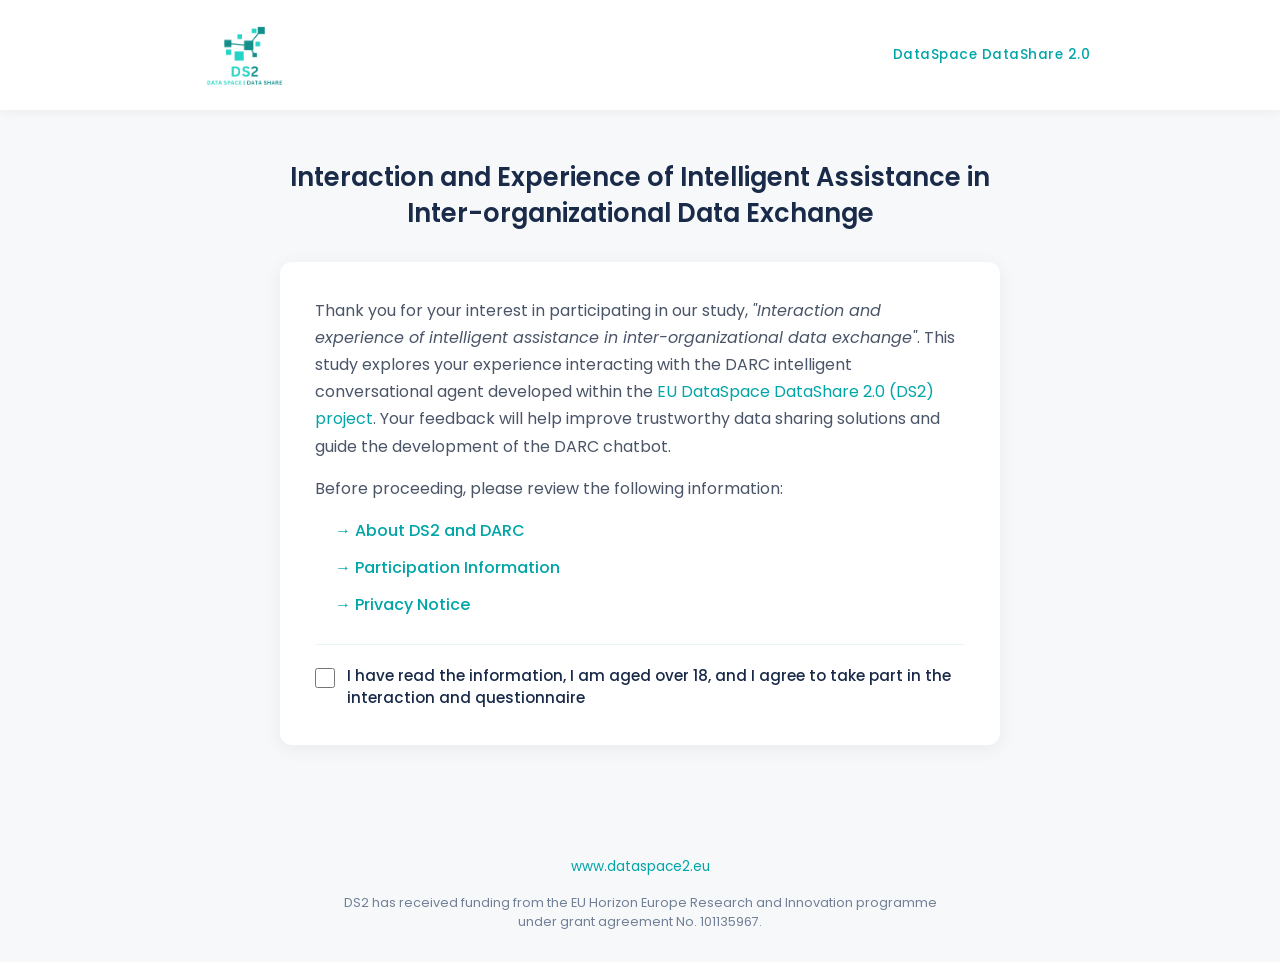
<file: index.html>
<!DOCTYPE html>
<html lang="en">
<head>
    <meta charset="UTF-8">
    <meta name="viewport" content="width=device-width, initial-scale=1.0">
    <title>DS2 Research Study</title>
    <link rel="preconnect" href="https://fonts.googleapis.com">
    <link rel="preconnect" href="https://fonts.gstatic.com" crossorigin>
    <link href="https://fonts.googleapis.com/css2?family=Poppins:wght@300;400;500;600;700&display=swap" rel="stylesheet">
    <link rel="stylesheet" href="styles.css">
</head>
<body>
    <header class="header">
        <div class="header-content">
            <img src="DS2_logo.avif" alt="DS2 Logo" class="logo">
            <span class="header-tagline">DataSpace DataShare 2.0</span>
        </div>
    </header>

    <div class="container">

        <div class="hero">
            <h1>Interaction and Experience of Intelligent Assistance in Inter-organizational Data Exchange</h1>
        </div>

        <div class="card">
            <div class="description">
                <p>Thank you for your interest in participating in our study, <em>"Interaction and experience of intelligent assistance in inter-organizational data exchange"</em>. This study explores your experience interacting with the DARC intelligent conversational agent developed within the <a href="https://www.dataspace2.eu/" target="_blank">EU DataSpace DataShare 2.0 (DS2) project</a>. Your feedback will help improve trustworthy data sharing solutions and guide the development of the DARC chatbot.</p>
                
                <p>Before proceeding, please review the following information:</p>
                <ul class="info-links">
                    <li><a href="about.html" target="_blank">About DS2 and DARC</a></li>
                    <li><a href="participation-info.html" target="_blank">Participation Information</a></li>
                    <li><a href="privacy-notice.html" target="_blank">Privacy Notice</a></li>
                </ul>

                <div class="consent-checkbox">
                    <label class="checkbox-label">
                        <input type="checkbox" id="consentCheckbox">
                        <span class="checkbox-text">I have read the information, I am aged over 18, and I agree to take part in the interaction and questionnaire</span>
                    </label>
                </div>
            </div>
        </div>

        <div id="stepsCard" class="card steps-card hidden">
            <h2 class="card-title">Participation Steps</h2>
            
            <div class="task-instructions">
                <p>Please attempt the following three tasks during your interaction with the DARC chatbot. Use the chatbot as you naturally would. Describe what you are trying to do, ask questions, and follow up if something is unclear. There is no required script or sequence of steps.</p>
                
                <ol class="task-list">
                    <li><strong>Get to know the EU DS2 project and its software modules.</strong></li>
                    <li>
                        <strong>Explore available data assets:</strong> What data assets are relevant for your domain or interests? What kind of details about those data assets would you like to know? Explore the data assets and metadata available to you.
                        <p class="task-tip"><em>Tip:</em> The catalogue of data assets used in this study is for testing purposes and is therefore limited. If you do not find data relevant to your domain and interests, consider exploring the following example: Imagine you are interested in air quality trends. Use the DARC chatbot to discover relevant data, details about that data, and learn how you can gain access to it.</p>
                    </li>
                    <li>
                        <strong>Explore organizational data sharing:</strong> What data assets do you or your organization have ownership of that you would like to share with other individuals or organizations? Are there specific conditions under which you would like to share that data? Explore how DS2 modules can support you to publish and share your data.
                        <p class="task-tip"><em>Tip:</em> If you do not have a personal data sharing use case, consider using the following example: Imagine that you own a dataset on passenger flow in a city's public transportation system. You wish to make this data available to researchers and city planners in other data spaces. Use the DARC chatbot to find out how the DS2 modules can support you to publish and share your data, and what you would need to put in place around access control and data rights.</p>
                    </li>
                </ol>
            </div>

            <div class="steps">
                <div class="step">
                    <div class="step-number">1</div>
                    <div class="step-content">
                        <h3>Interact with the DARC chatbot</h3>
                        <p>Click the button below to open the DARC chatbot. Have a conversation and explore its capabilities.</p>
                        <a href="#" id="chatbotLink" class="btn" target="_blank">Open DARC Chatbot</a>
                    </div>
                </div>

                <div class="step">
                    <div class="step-number">2</div>
                    <div class="step-content">
                        <h3>Complete the Questionnaire</h3>
                        <p>After your interaction with the DARC Chatbot, please complete this short questionnaire about your experience.</p>
                        <a href="#" id="surveyLink" class="btn btn-secondary" target="_blank">Open Questionnaire</a>
                    </div>
                </div>
            </div>
        </div>
    </div>

    <footer>
        <p><a href="https://www.dataspace2.eu/" target="_blank">www.dataspace2.eu</a></p>
        <p class="eu-funding">DS2 has received funding from the EU Horizon Europe Research and Innovation programme under grant agreement No. 101135967.</p>
    </footer>

    <script>
        // Configuration - UPDATE THESE URLs
        const CONFIG = {
            // Base URL for the chatbot (without participant ID)
            chatbotBaseUrl: 'http://20.13.155.179:5174/',
            
            // Base URL for MS Forms survey (without participant ID)
            // For MS Forms, you'll typically append the ID as a query parameter
            surveyBaseUrl: 'https://forms.cloud.microsoft/Pages/ResponsePage.aspx?id=krXWaAhQtUObBCO-xOhs9yd_rmb5MxRMn7Q0y3m22LtUME9HMldXSzRPTlpIRk1TSzYyVlc5MFY0VC4u&r9716cb91447f4097b41f98a2e5d998ba=[user_id]&rcba0ed3e27e04c2dbfef00e735157d48=%22I%20have%20read%20the%20participation%20information%2C%20I%20am%20aged%20over%2018%2C%20and%20I%20agree%20to%20take%20part%20in%20the%20interaction%20and%20questionnaire%22',
            
            // Parameter name for the participant ID in URLs
            chatbotParamName: 'user_id',
            surveyParamName: 'user_id' 
        };

        // Generate a unique participant ID (UUID v4)
        function generateParticipantId() {
            // Check if ID already exists in localStorage (persists across tabs)
            let existingId = localStorage.getItem('ds2_participantId');
            if (existingId) {
                return existingId;
            }

            // Generate new UUID v4
            const id = 'xxxxxxxx-xxxx-4xxx-yxxx-xxxxxxxxxxxx'.replace(/[xy]/g, function(c) {
                const r = Math.random() * 16 | 0;
                const v = c === 'x' ? r : (r & 0x3 | 0x8);
                return v.toString(16);
            });

            // Store in localStorage so it persists across tabs and page navigations
            localStorage.setItem('ds2_participantId', id);
            return id;
        }

        // Build URL with participant ID
        function buildUrl(baseUrl, paramName, participantId) {
            const url = new URL(baseUrl);
            url.searchParams.append(paramName, participantId);
            return url.toString();
        }

        // Update links with participant ID
        function updateLinksWithParticipantId(participantId) {
            const chatbotLink = document.getElementById('chatbotLink');
            chatbotLink.href = buildUrl(CONFIG.chatbotBaseUrl, CONFIG.chatbotParamName, participantId);
            
            const surveyLink = document.getElementById('surveyLink');
            surveyLink.href = CONFIG.surveyBaseUrl.replace('[user_id]', participantId);
        }

        // Initialize the page
        function init() {
            const consentCheckbox = document.getElementById('consentCheckbox');
            const stepsCard = document.getElementById('stepsCard');
            
            // Check if consent was already given (persists across tabs)
            if (localStorage.getItem('ds2_consentGiven') === 'true') {
                consentCheckbox.checked = true;
                stepsCard.classList.remove('hidden');
                // Use existing participant ID
                const participantId = generateParticipantId();
                updateLinksWithParticipantId(participantId);
            }
            
            consentCheckbox.addEventListener('change', function() {
                if (this.checked) {
                    // Generate participant ID only after consent
                    const participantId = generateParticipantId();
                    updateLinksWithParticipantId(participantId);
                    
                    localStorage.setItem('ds2_consentGiven', 'true');
                    stepsCard.classList.remove('hidden');
                    stepsCard.classList.add('revealed');
                    // Scroll to the steps card
                    stepsCard.scrollIntoView({ behavior: 'smooth', block: 'start' });
                } else {
                    localStorage.removeItem('ds2_consentGiven');
                    stepsCard.classList.add('hidden');
                    stepsCard.classList.remove('revealed');
                }
            });
        }

        // Run on page load
        document.addEventListener('DOMContentLoaded', init);
    </script>
</body>
</html>
</file>
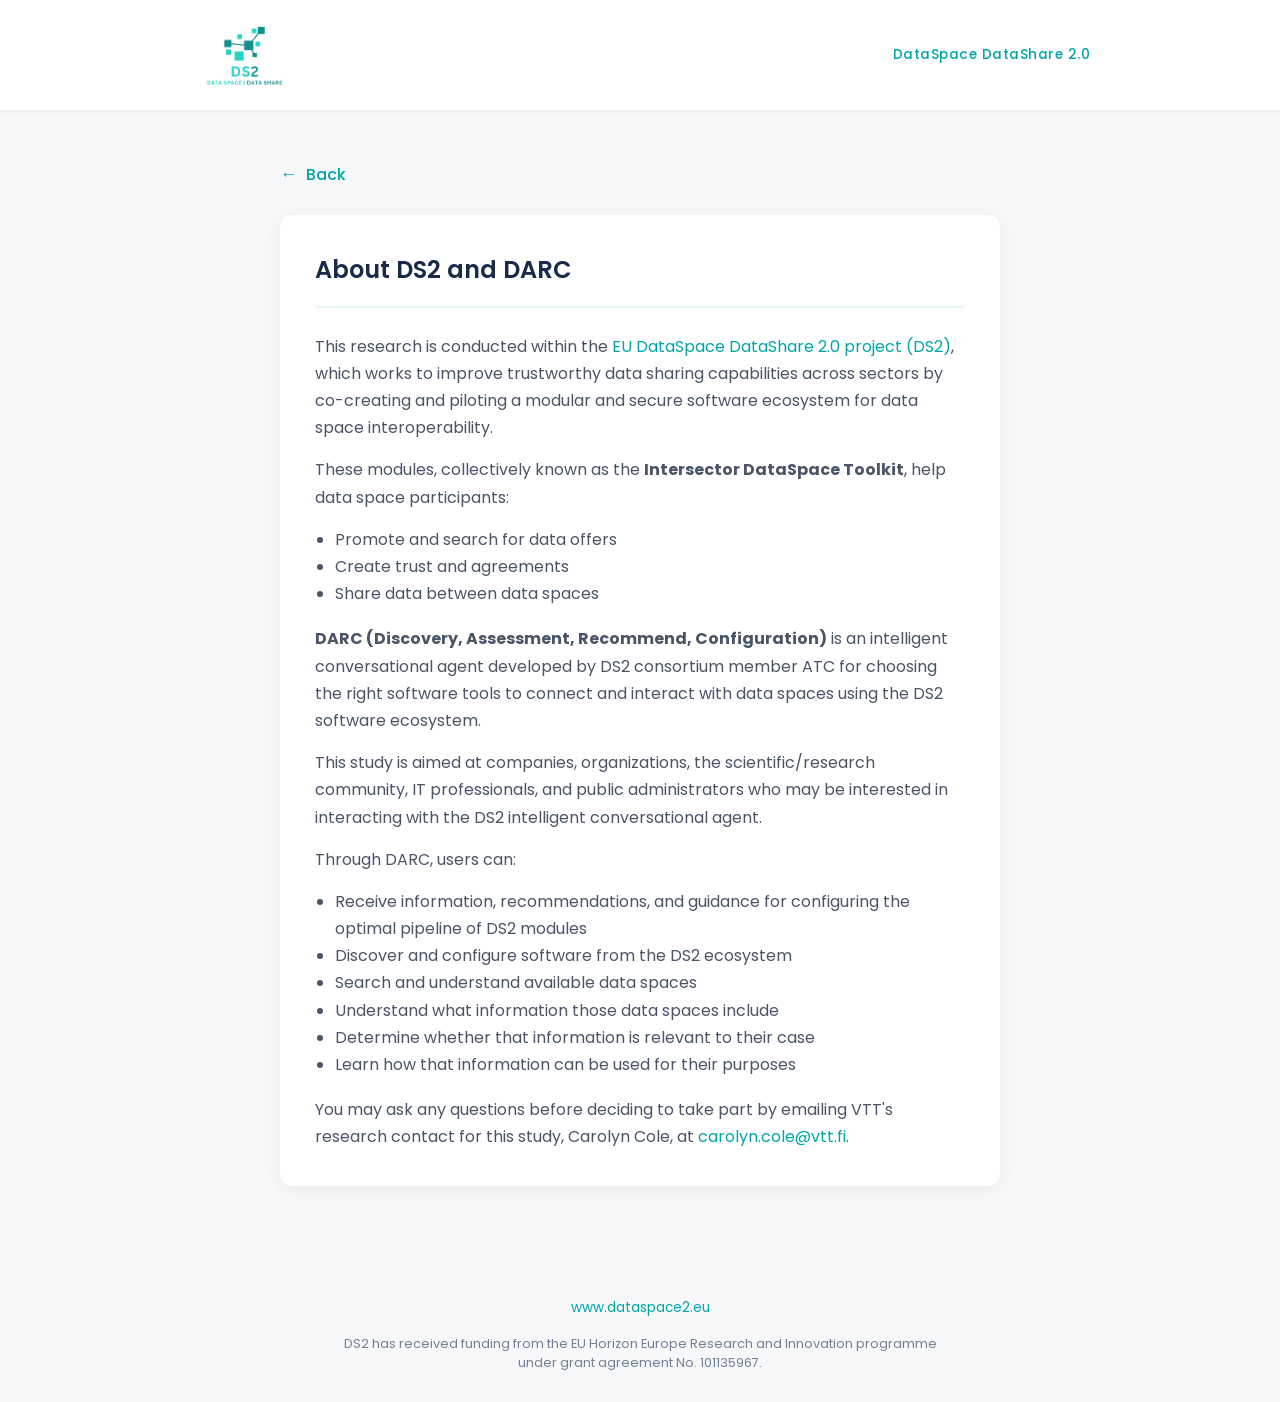
<file: about.html>
<!DOCTYPE html>
<html lang="en">
<head>
    <meta charset="UTF-8">
    <meta name="viewport" content="width=device-width, initial-scale=1.0">
    <title>About DS2 and DARC</title>
    <link rel="preconnect" href="https://fonts.googleapis.com">
    <link rel="preconnect" href="https://fonts.gstatic.com" crossorigin>
    <link href="https://fonts.googleapis.com/css2?family=Poppins:wght@300;400;500;600;700&display=swap" rel="stylesheet">
    <link rel="stylesheet" href="styles.css">
</head>
<body>
    <header class="header">
        <div class="header-content">
            <img src="DS2_logo.avif" alt="DS2 Logo" class="logo">
            <span class="header-tagline">DataSpace DataShare 2.0</span>
        </div>
    </header>

    <div class="container">
        <a href="index.html" class="back-link">Back</a>

        <div class="card">
            <h1 class="card-title large">About DS2 and DARC</h1>
            <div class="description">
                <p>This research is conducted within the <a href="https://www.dataspace2.eu/" target="_blank">EU DataSpace DataShare 2.0 project (DS2)</a>, which works to improve trustworthy data sharing capabilities across sectors by co-creating and piloting a modular and secure software ecosystem for data space interoperability.</p>
                
                <p>These modules, collectively known as the <strong>Intersector DataSpace Toolkit</strong>, help data space participants:</p>
                <ul>
                    <li>Promote and search for data offers</li>
                    <li>Create trust and agreements</li>
                    <li>Share data between data spaces</li>
                </ul>

                <p><strong>DARC (Discovery, Assessment, Recommend, Configuration)</strong> is an intelligent conversational agent developed by DS2 consortium member ATC for choosing the right software tools to connect and interact with data spaces using the DS2 software ecosystem.</p>

                <p>This study is aimed at companies, organizations, the scientific/research community, IT professionals, and public administrators who may be interested in interacting with the DS2 intelligent conversational agent.</p>
                
                <p>Through DARC, users can:</p>
                <ul>
                    <li>Receive information, recommendations, and guidance for configuring the optimal pipeline of DS2 modules</li>
                    <li>Discover and configure software from the DS2 ecosystem</li>
                    <li>Search and understand available data spaces</li>
                    <li>Understand what information those data spaces include</li>
                    <li>Determine whether that information is relevant to their case</li>
                    <li>Learn how that information can be used for their purposes</li>
                </ul>
                
                <p>You may ask any questions before deciding to take part by emailing VTT's research contact for this study, Carolyn Cole, at <a href="mailto:carolyn.cole@vtt.fi">carolyn.cole@vtt.fi</a>.</p>
            </div>
        </div>
    </div>

    <footer>
        <p><a href="https://www.dataspace2.eu/" target="_blank">www.dataspace2.eu</a></p>
        <p class="eu-funding">DS2 has received funding from the EU Horizon Europe Research and Innovation programme under grant agreement No. 101135967.</p>
    </footer>
</body>
</html>
</file>
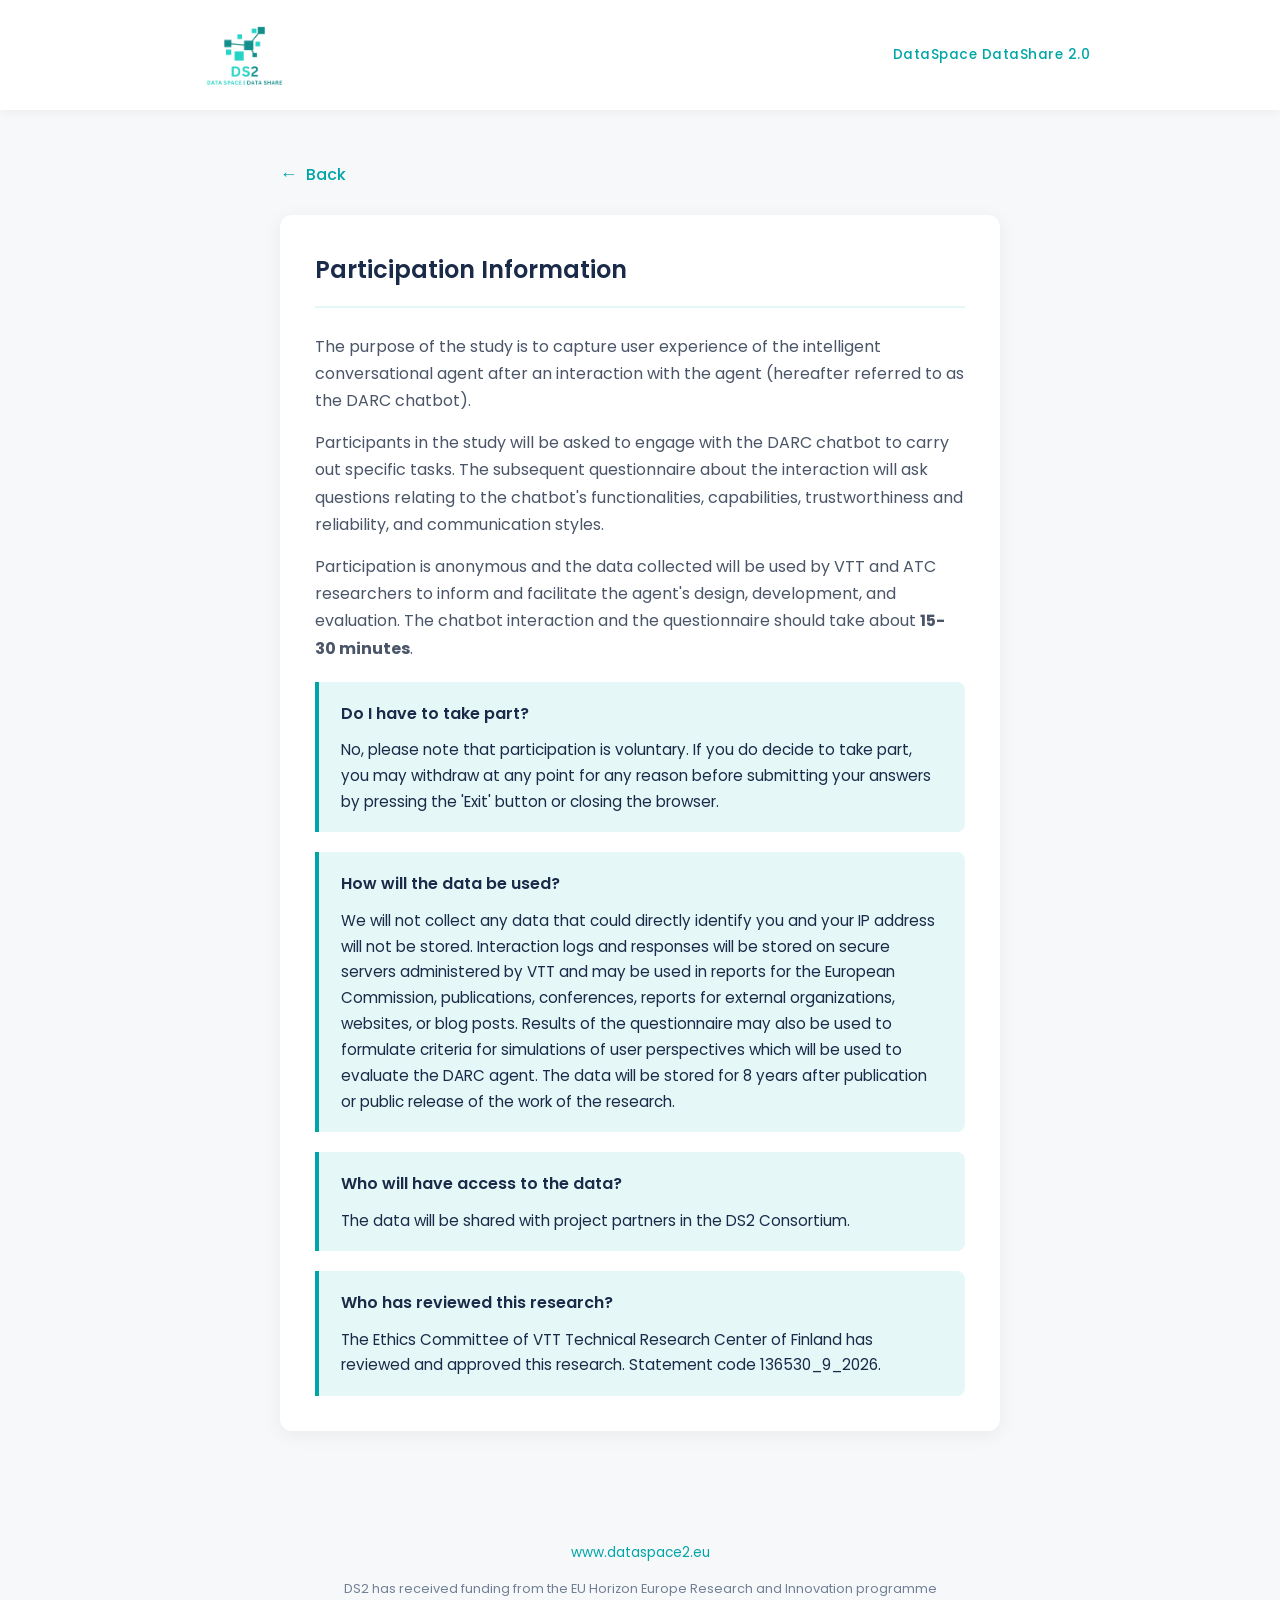
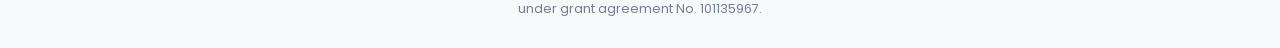
<file: participation-info.html>
<!DOCTYPE html>
<html lang="en">
<head>
    <meta charset="UTF-8">
    <meta name="viewport" content="width=device-width, initial-scale=1.0">
    <title>Participation Information</title>
    <link rel="preconnect" href="https://fonts.googleapis.com">
    <link rel="preconnect" href="https://fonts.gstatic.com" crossorigin>
    <link href="https://fonts.googleapis.com/css2?family=Poppins:wght@300;400;500;600;700&display=swap" rel="stylesheet">
    <link rel="stylesheet" href="styles.css">
</head>
<body>
    <header class="header">
        <div class="header-content">
            <img src="DS2_logo.avif" alt="DS2 Logo" class="logo">
            <span class="header-tagline">DataSpace DataShare 2.0</span>
        </div>
    </header>

    <div class="container">
        <a href="index.html" class="back-link">Back</a>

        <div class="card">
            <h1 class="card-title large">Participation Information</h1>
            <div class="description">
                <p>The purpose of the study is to capture user experience of the intelligent conversational agent after an interaction with the agent (hereafter referred to as the DARC chatbot).</p>
                
                <p>Participants in the study will be asked to engage with the DARC chatbot to carry out specific tasks. The subsequent questionnaire about the interaction will ask questions relating to the chatbot's functionalities, capabilities, trustworthiness and reliability, and communication styles.</p>
                
                <p>Participation is anonymous and the data collected will be used by VTT and ATC researchers to inform and facilitate the agent's design, development, and evaluation. The chatbot interaction and the questionnaire should take about <strong>15-30 minutes</strong>.</p>

                <div class="info-box">
                    <h3>Do I have to take part?</h3>
                    <p>No, please note that participation is voluntary. If you do decide to take part, you may withdraw at any point for any reason before submitting your answers by pressing the 'Exit' button or closing the browser.</p>
                </div>

                <div class="info-box">
                    <h3>How will the data be used?</h3>
                    <p>We will not collect any data that could directly identify you and your IP address will not be stored. Interaction logs and responses will be stored on secure servers administered by VTT and may be used in reports for the European Commission, publications, conferences, reports for external organizations, websites, or blog posts. Results of the questionnaire may also be used to formulate criteria for simulations of user perspectives which will be used to evaluate the DARC agent. The data will be stored for 8 years after publication or public release of the work of the research.</p>
                </div>

                <div class="info-box">
                    <h3>Who will have access to the data?</h3>
                    <p>The data will be shared with project partners in the DS2 Consortium.</p>
                </div>

                <div class="info-box">
                    <h3>Who has reviewed this research?</h3>
                    <p>The Ethics Committee of VTT Technical Research Center of Finland has reviewed and approved this research. Statement code 136530_9_2026.</p>
                </div>
            </div>
        </div>
    </div>

    <footer>
        <p><a href="https://www.dataspace2.eu/" target="_blank">www.dataspace2.eu</a></p>
        <p class="eu-funding">DS2 has received funding from the EU Horizon Europe Research and Innovation programme under grant agreement No. 101135967.</p>
    </footer>
</body>
</html>
</file>
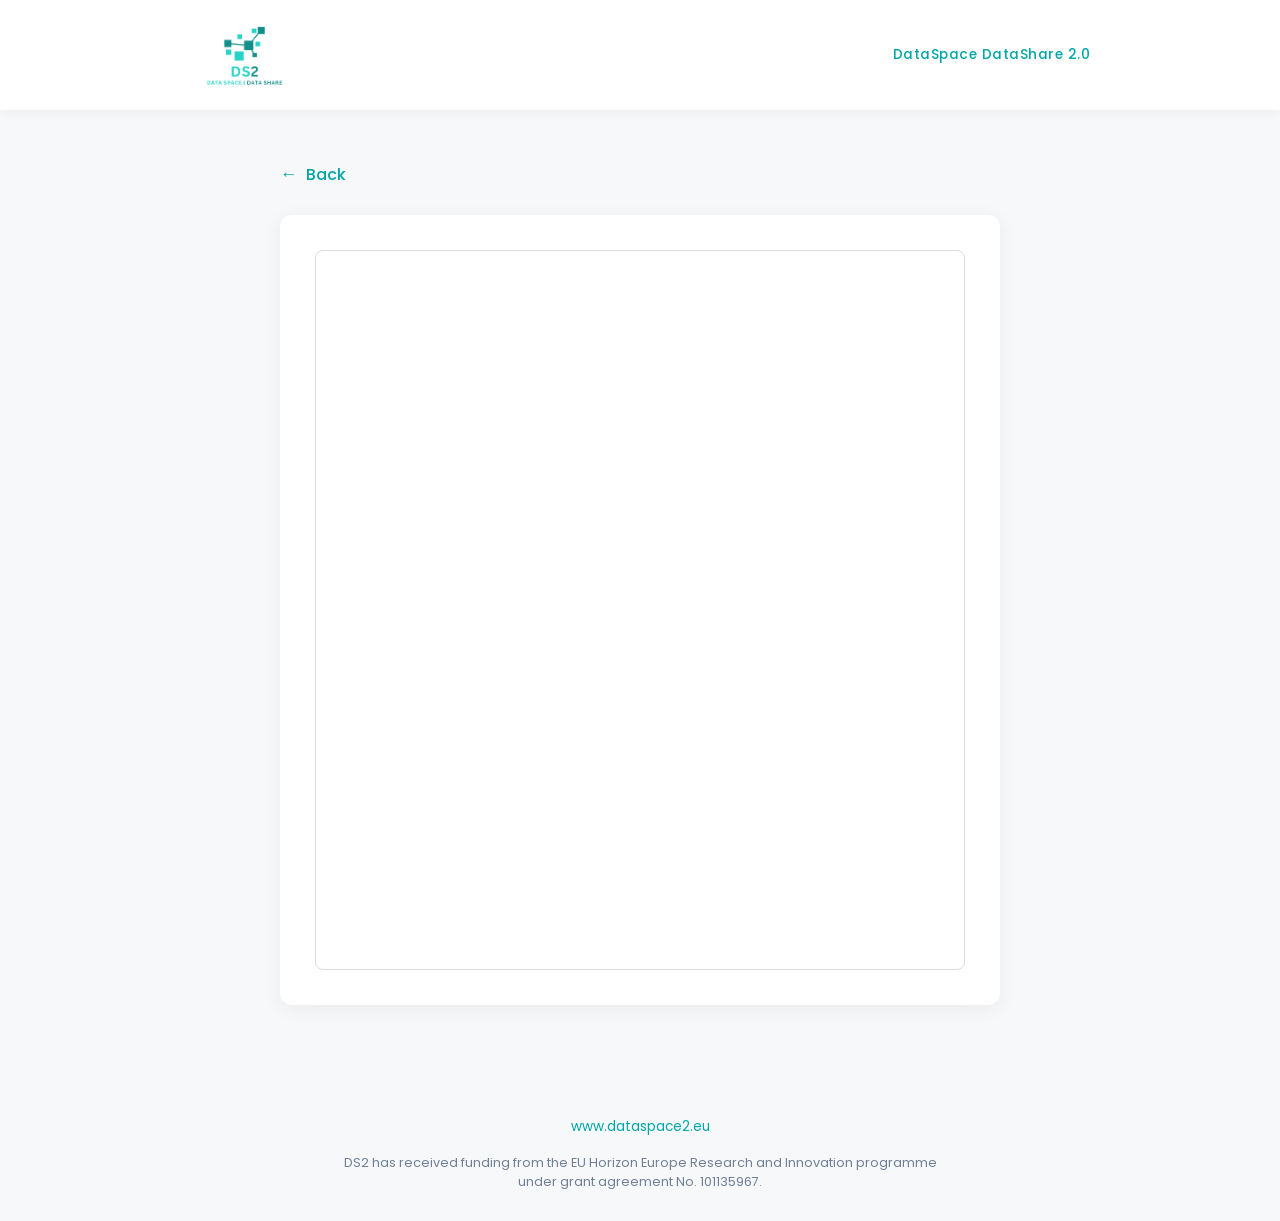
<file: privacy-notice.html>
<!DOCTYPE html>
<html lang="en">
<head>
    <meta charset="UTF-8">
    <meta name="viewport" content="width=device-width, initial-scale=1.0">
    <title>Privacy Notice for Research</title>
    <link rel="preconnect" href="https://fonts.googleapis.com">
    <link rel="preconnect" href="https://fonts.gstatic.com" crossorigin>
    <link href="https://fonts.googleapis.com/css2?family=Poppins:wght@300;400;500;600;700&display=swap" rel="stylesheet">
    <link rel="stylesheet" href="styles.css">
    <style>
        .pdf-container {
            width: 100%;
            height: 80vh;
            min-height: 600px;
            border: 1px solid #ddd;
            border-radius: 8px;
            overflow: hidden;
        }
        .pdf-container iframe {
            width: 100%;
            height: 100%;
            border: none;
        }
        .pdf-download {
            margin-top: 15px;
            text-align: center;
        }
    </style>
</head>
<body>
    <header class="header">
        <div class="header-content">
            <img src="DS2_logo.avif" alt="DS2 Logo" class="logo">
            <span class="header-tagline">DataSpace DataShare 2.0</span>
        </div>
    </header>

    <div class="container">
        <a href="index.html" class="back-link">Back</a>

        <div class="card">
            <div class="description">
                <div class="pdf-container">
                    <iframe src="Privacy_notice_for_research_DS2%20Post-Interaction%20Questionnaire.pdf#toolbar=0&navpanes=0&scrollbar=1" title="Privacy Notice for Research"></iframe>
                </div>
            </div>
        </div>
    </div>

    <footer>
        <p><a href="https://www.dataspace2.eu/" target="_blank">www.dataspace2.eu</a></p>
        <p class="eu-funding">DS2 has received funding from the EU Horizon Europe Research and Innovation programme under grant agreement No. 101135967.</p>
    </footer>
</body>
</html>
</file>
<file: styles.css>
/* DS2 Survey Landing Page Styles */

:root {
    --ds2-teal: #00a5a8;
    --ds2-teal-dark: #008a8c;
    --ds2-teal-light: #e6f7f7;
    --ds2-navy: #1a2b4a;
    --ds2-gray: #4a5568;
    --ds2-gray-light: #f7f8fa;
    --ds2-white: #ffffff;
}

* {
    box-sizing: border-box;
    margin: 0;
    padding: 0;
}

body {
    font-family: 'Poppins', -apple-system, BlinkMacSystemFont, 'Segoe UI', Roboto, sans-serif;
    line-height: 1.7;
    color: var(--ds2-gray);
    background: var(--ds2-gray-light);
    min-height: 100vh;
}

/* Header */
.header {
    background: var(--ds2-white);
    padding: 20px 40px;
    box-shadow: 0 2px 10px rgba(0,0,0,0.05);
}

.header-content {
    max-width: 900px;
    margin: 0 auto;
    display: flex;
    align-items: center;
    justify-content: space-between;
}

.logo {
    height: 70px;
    width: auto;
}

.header-tagline {
    font-size: 0.85rem;
    color: var(--ds2-teal);
    font-weight: 500;
    letter-spacing: 0.5px;
}

/* Container */
.container {
    max-width: 800px;
    margin: 0 auto;
    padding: 50px 40px;
}

/* Back link */
.back-link {
    display: inline-flex;
    align-items: center;
    gap: 8px;
    color: var(--ds2-teal);
    text-decoration: none;
    font-weight: 500;
    margin-bottom: 25px;
    transition: color 0.2s ease;
}

.back-link:hover {
    color: var(--ds2-teal-dark);
}

.back-link::before {
    content: '←';
    font-size: 1.1rem;
}

/* Typography */
h1 {
    color: var(--ds2-navy);
    margin-bottom: 15px;
    font-size: 2.2rem;
    font-weight: 600;
}

.hero {
    text-align: center;
    margin-bottom: 30px;
}

.hero h1 {
    font-size: 1.6rem;
    line-height: 1.4;
}

.hero-subtitle {
    color: var(--ds2-teal);
    font-size: 1.1rem;
    font-weight: 500;
}

/* Cards */
.card {
    background: var(--ds2-white);
    border-radius: 12px;
    box-shadow: 0 4px 20px rgba(0,0,0,0.06);
    padding: 35px;
    margin-bottom: 30px;
}

.card-title {
    color: var(--ds2-navy);
    font-size: 1.3rem;
    font-weight: 600;
    margin-bottom: 20px;
    padding-bottom: 15px;
    border-bottom: 2px solid var(--ds2-teal-light);
}

.card-title.large {
    font-size: 1.5rem;
    margin-bottom: 25px;
}

/* Description */
.description {
    color: var(--ds2-gray);
}

.description p {
    margin-bottom: 15px;
}

.description p:last-child {
    margin-bottom: 0;
}

.description a {
    color: var(--ds2-teal);
    text-decoration: none;
}

.description a:hover {
    text-decoration: underline;
}

.description ul {
    margin-left: 20px;
    margin-bottom: 18px;
}

/* Info links */
.info-links {
    list-style: none;
    margin: 15px 0 0 0;
    padding: 0;
}

.info-links li {
    margin-bottom: 10px;
    padding-left: 20px;
    position: relative;
}

.info-links li::before {
    content: '→';
    position: absolute;
    left: 0;
    color: var(--ds2-teal);
}

.info-links a {
    color: var(--ds2-teal);
    font-weight: 500;
    text-decoration: none;
}

.info-links a:hover {
    text-decoration: underline;
}

/* Info box */
.info-box {
    background: var(--ds2-teal-light);
    border-left: 4px solid var(--ds2-teal);
    padding: 18px 22px;
    margin: 20px 0 0 0;
    border-radius: 0 8px 8px 0;
}

.info-box h3 {
    color: var(--ds2-navy);
    font-size: 1rem;
    font-weight: 600;
    margin-bottom: 10px;
}

.info-box h4 {
    color: var(--ds2-navy);
    font-size: 0.95rem;
    font-weight: 600;
    margin-top: 15px;
    margin-bottom: 8px;
}

.info-box h4:first-of-type {
    margin-top: 0;
}

.info-box p {
    margin: 0;
    margin-bottom: 10px;
    color: var(--ds2-navy);
    font-size: 0.95rem;
}

.info-box p:last-child {
    margin-bottom: 0;
}

.info-box ul {
    margin: 0;
    padding-left: 20px;
}

.info-box li {
    margin-bottom: 8px;
    font-size: 0.92rem;
    color: var(--ds2-navy);
}

.info-box li:last-child {
    margin-bottom: 0;
}

/* Highlight box */
.highlight-box {
    background: var(--ds2-teal-light);
    border-left: 4px solid var(--ds2-teal);
    padding: 20px 25px;
    margin: 25px 0;
    border-radius: 0 8px 8px 0;
}

.highlight-box p {
    margin: 0;
    color: var(--ds2-navy);
}

/* Buttons */
.btn {
    display: inline-block;
    padding: 12px 28px;
    background: var(--ds2-teal);
    color: white;
    text-decoration: none;
    border-radius: 6px;
    font-weight: 500;
    font-size: 0.95rem;
    transition: all 0.25s ease;
    letter-spacing: 0.3px;
}

.btn:hover {
    background: var(--ds2-teal-dark);
    transform: translateY(-2px);
    box-shadow: 0 4px 15px rgba(0, 165, 168, 0.3);
}

.btn-secondary {
    background: var(--ds2-navy);
}

.btn-secondary:hover {
    background: #243656;
    box-shadow: 0 4px 15px rgba(26, 43, 74, 0.3);
}

/* Consent checkbox */
.consent-checkbox {
    margin-top: 25px;
    padding-top: 20px;
    border-top: 1px solid var(--ds2-teal-light);
}

.checkbox-label {
    display: flex;
    align-items: flex-start;
    gap: 12px;
    cursor: pointer;
}

.checkbox-label input[type="checkbox"] {
    width: 20px;
    height: 20px;
    margin-top: 3px;
    accent-color: var(--ds2-teal);
    cursor: pointer;
    flex-shrink: 0;
}

.checkbox-text {
    color: var(--ds2-navy);
    font-weight: 500;
    font-size: 0.95rem;
    line-height: 1.5;
}

/* Consent section (legacy, keeping for reference) */
.consent-section {
    text-align: center;
    padding: 30px;
    background: var(--ds2-white);
    border-radius: 12px;
    box-shadow: 0 4px 20px rgba(0,0,0,0.06);
    margin-bottom: 30px;
}

.consent-btn {
    display: inline-block;
    padding: 15px 30px;
    background: var(--ds2-teal);
    color: white;
    border: none;
    border-radius: 6px;
    font-weight: 600;
    font-size: 0.95rem;
    cursor: pointer;
    transition: all 0.25s ease;
    font-family: inherit;
    line-height: 1.5;
}

.consent-btn:hover {
    background: var(--ds2-teal-dark);
    transform: translateY(-2px);
    box-shadow: 0 4px 15px rgba(0, 165, 168, 0.3);
}

/* Task instructions */
.task-instructions {
    background: var(--ds2-teal-light);
    border-radius: 8px;
    padding: 20px 25px;
    margin-bottom: 10px;
}

.task-instructions > p {
    margin-bottom: 15px;
    color: var(--ds2-navy);
}

.task-list {
    margin: 0;
    padding-left: 25px;
    color: var(--ds2-navy);
}

.task-list li {
    margin-bottom: 16px;
    line-height: 1.6;
}

.task-list li:last-child {
    margin-bottom: 0;
}

.task-tip {
    margin-top: 10px;
    padding: 12px 15px;
    background: rgba(255, 255, 255, 0.6);
    border-left: 3px solid var(--ds2-teal);
    border-radius: 0 6px 6px 0;
    font-size: 0.9rem;
    color: var(--ds2-gray);
}

.task-tip em {
    color: var(--ds2-teal);
    font-style: normal;
    font-weight: 600;
}

/* Steps */
.steps {
    margin-top: 30px;
}

.step {
    display: flex;
    align-items: flex-start;
    margin-bottom: 25px;
    padding: 25px;
    background: var(--ds2-gray-light);
    border-radius: 10px;
    transition: all 0.25s ease;
    border: 1px solid transparent;
}

.step:hover {
    border-color: var(--ds2-teal);
    box-shadow: 0 4px 15px rgba(0, 165, 168, 0.1);
}

.step-number {
    background: var(--ds2-teal);
    color: white;
    width: 40px;
    height: 40px;
    border-radius: 50%;
    display: flex;
    align-items: center;
    justify-content: center;
    font-weight: 600;
    margin-right: 20px;
    flex-shrink: 0;
    font-size: 1.1rem;
}

.step-content {
    flex: 1;
}

.step-content h3 {
    color: var(--ds2-navy);
    margin-bottom: 8px;
    font-size: 1.15rem;
    font-weight: 600;
}

.step-content p {
    color: var(--ds2-gray);
    font-size: 0.95rem;
    margin-bottom: 15px;
}

/* Utilities */
.hidden {
    display: none;
}

.steps-card.revealed {
    animation: fadeIn 0.4s ease;
}

@keyframes fadeIn {
    from {
        opacity: 0;
        transform: translateY(10px);
    }
    to {
        opacity: 1;
        transform: translateY(0);
    }
}

/* Footer */
footer {
    text-align: center;
    padding: 30px 40px;
    color: var(--ds2-gray);
    font-size: 0.85rem;
}

footer p {
    margin-bottom: 8px;
}

footer a {
    color: var(--ds2-teal);
    text-decoration: none;
}

footer a:hover {
    text-decoration: underline;
}

.eu-funding {
    font-size: 0.8rem;
    color: #718096;
    max-width: 600px;
    margin: 15px auto 0;
    line-height: 1.5;
}

/* Responsive */
@media (max-width: 600px) {
    .header {
        padding: 15px 20px;
    }

    .header-content {
        flex-direction: column;
        gap: 10px;
    }

    .container {
        padding: 30px 20px;
    }

    .card {
        padding: 25px 20px;
    }

    h1 {
        font-size: 1.7rem;
    }

    .card-title.large {
        font-size: 1.3rem;
    }

    .step {
        flex-direction: column;
        padding: 20px;
    }

    .step-number {
        margin-bottom: 15px;
    }
}
</file>
